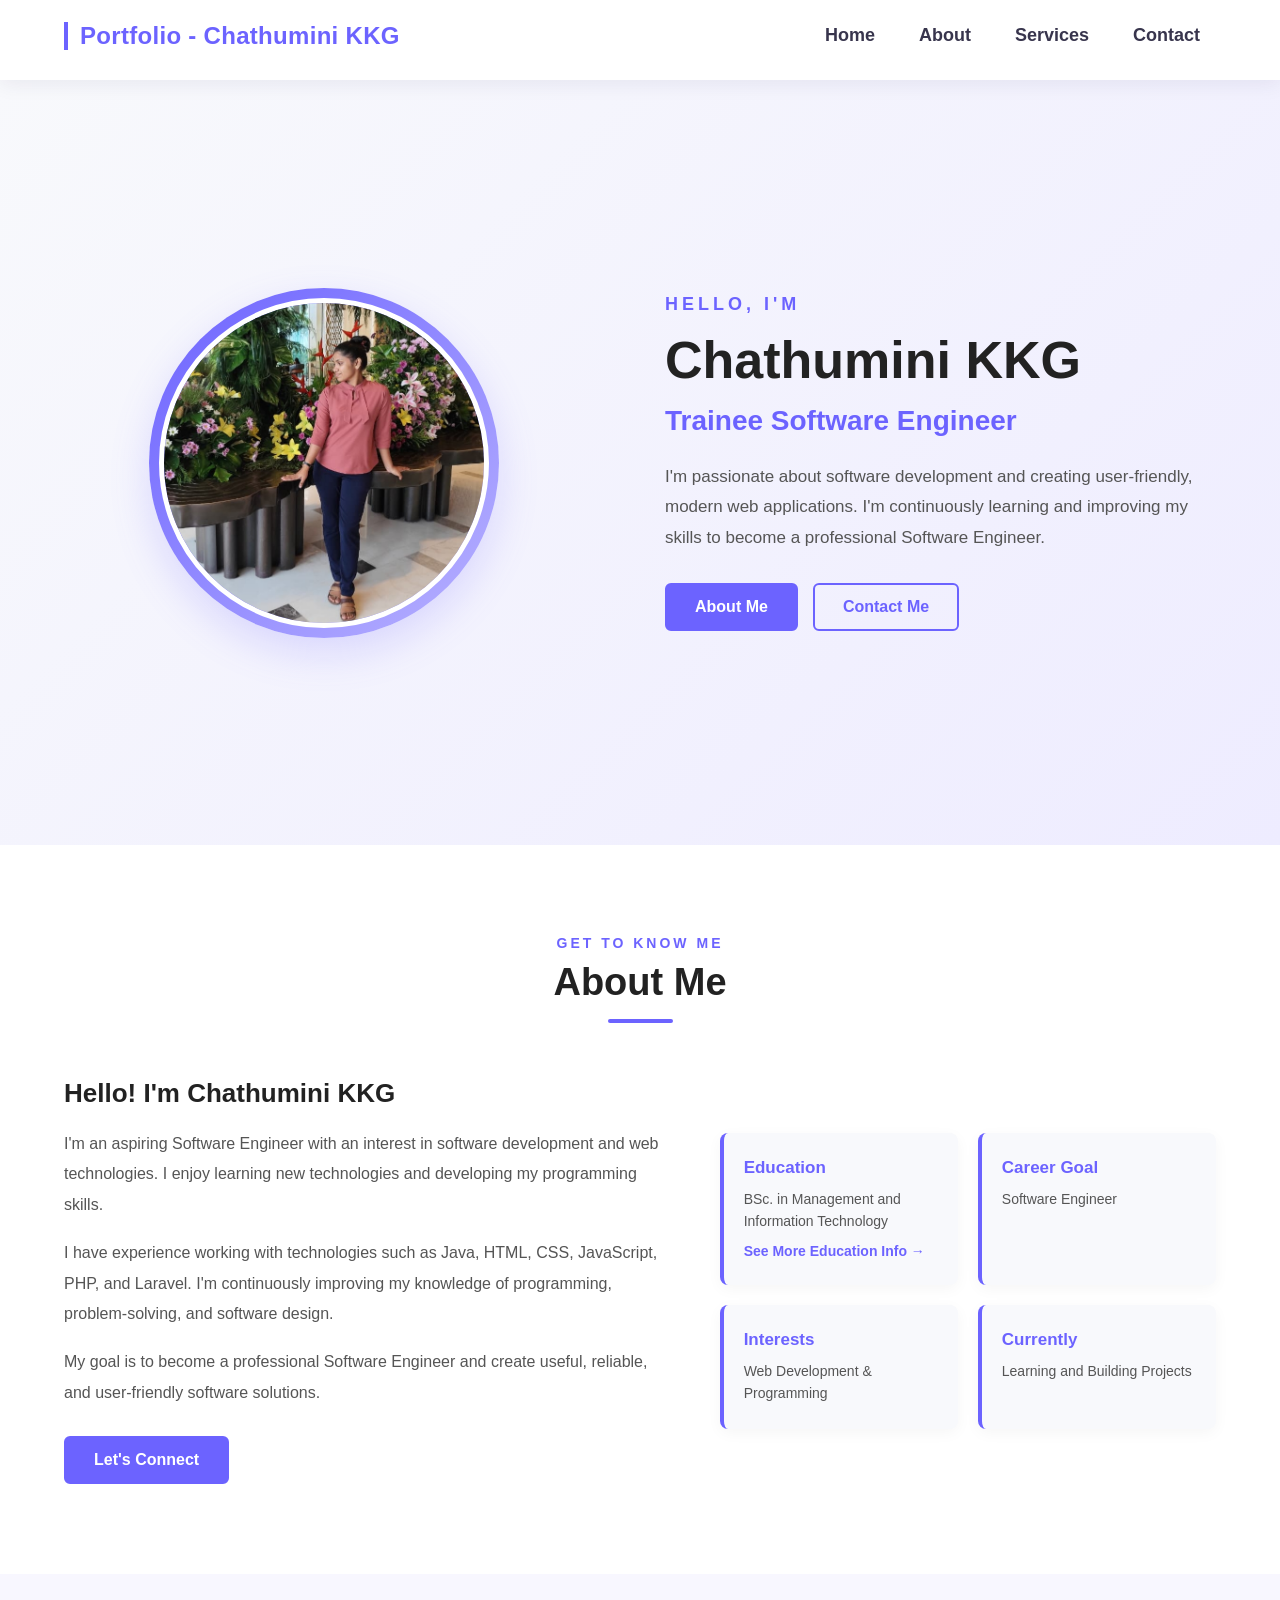
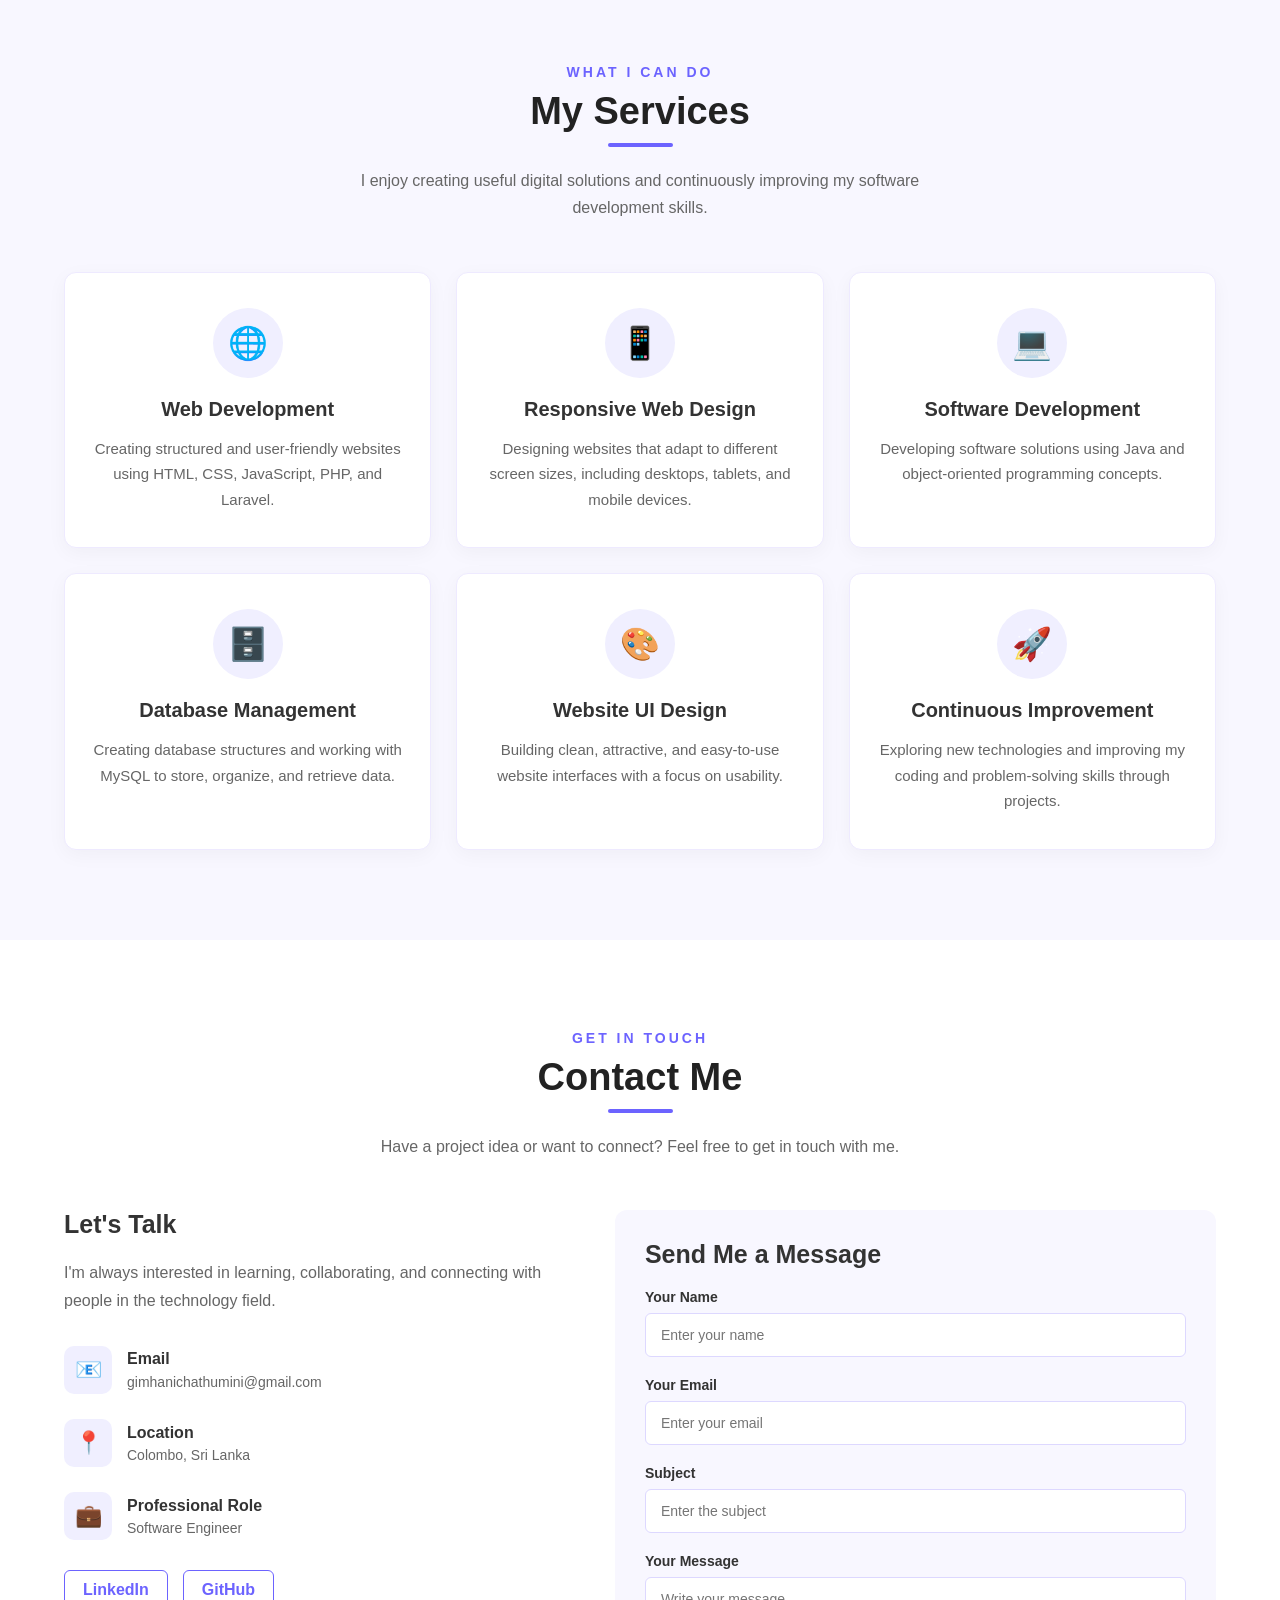
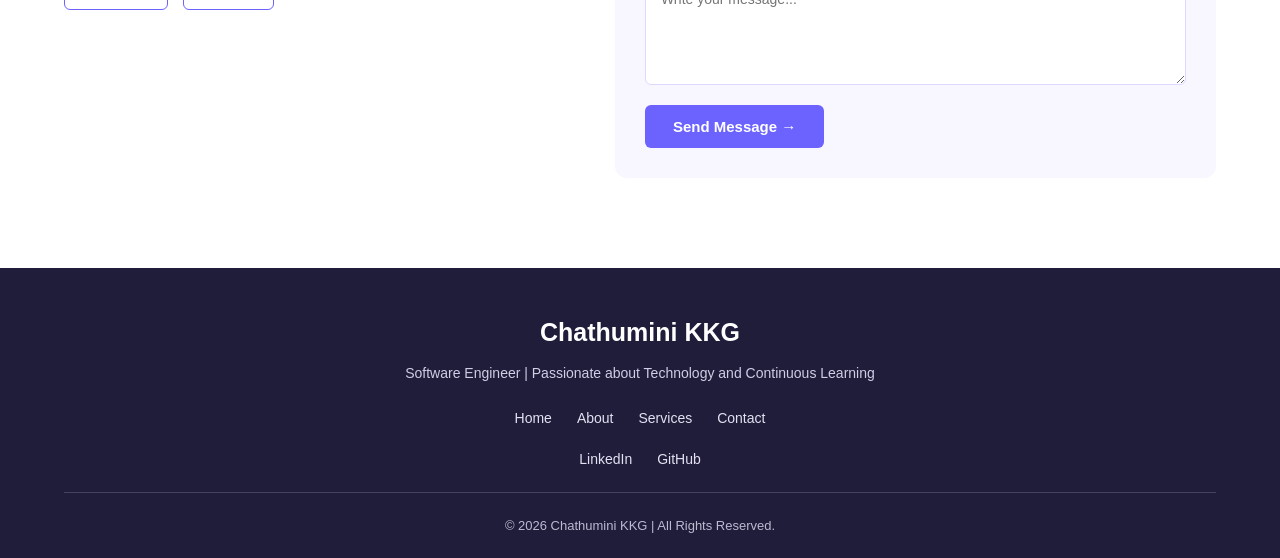
<file: index.html>
<!doctype html>
<html lang="en">
  <head>
    <meta charset="UTF-8" />
    <meta name="viewport" content="width=device-width, initial-scale=1.0" />

    <title>Chathumini KKG</title>

    <!-- Custom CSS -->
    <link rel="stylesheet" href="CSS/style.css" />
  </head>
  <body>
    <!-- Navigation Bar -->
    <nav class="navbar">
      <div class="container">
        <!-- Brand Name -->
        <a class="navbar-nameIcon" href="#"> Portfolio - Chathumini KKG </a>

        <!-- Hamburger Button -->
        <button
          class="navbar-toggler"
          type="button"
          id="navbarToggler"
          aria-label="Toggle navigation"
          aria-controls="navbarNav"
          aria-expanded="false"
        >
          <span class="navbar-toggler-icon"></span>
        </button>

        <!-- Navigation Links -->
        <div class="navbar-collapse" id="navbarNav">
          <ul class="navbar-nav">
            <li class="nav-item">
              <a class="nav-link" href="#home">Home</a>
            </li>

            <li class="nav-item">
              <a class="nav-link" href="#about">About</a>
            </li>

            <li class="nav-item">
              <a class="nav-link" href="#services">Services</a>
            </li>

            <li class="nav-item">
              <a class="nav-link" href="#contact">Contact</a>
            </li>
          </ul>
        </div>
      </div>
    </nav>

    <section class="hero" id="home">
      <div class="hero-container">
        <!-- Hero Image - Left Side -->
        <div class="hero-image">
          <div class="image-circle">
            <img src="images/profile.jpeg" alt="Chathumini KKG" />
          </div>
        </div>

        <!-- Hero Content - Right Side -->
        <div class="hero-content">
          <p class="hero-greeting">HELLO, I'M</p>

          <h1>Chathumini KKG</h1>

          <h2>Trainee Software Engineer</h2>

          <p class="hero-description">
            I'm passionate about software development and creating
            user-friendly, modern web applications. I'm continuously learning
            and improving my skills to become a professional Software Engineer.
          </p>

          <div class="hero-buttons">
            <a href="#about" class="btn btn-primary">About Me</a>
            <a href="#contact" class="btn btn-outline">Contact Me</a>
          </div>
        </div>
      </div>
    </section>

    <!-- About Section -->
    <section class="about" id="about">
      <div class="about-container">
        <!-- Section Heading -->
        <div class="about-heading">
          <p class="section-subtitle">GET TO KNOW ME</p>
          <h2>About Me</h2>
          <div class="heading-line"></div>
        </div>

        <!-- About Content -->
        <div class="about-content">
          <!-- About Text -->
          <div class="about-text">
            <h3>Hello! I'm Chathumini KKG</h3>

            <p>
              I'm an aspiring Software Engineer with an interest in software
              development and web technologies. I enjoy learning new
              technologies and developing my programming skills.
            </p>

            <p>
              I have experience working with technologies such as Java, HTML,
              CSS, JavaScript, PHP, and Laravel. I'm continuously improving my
              knowledge of programming, problem-solving, and software design.
            </p>

            <p>
              My goal is to become a professional Software Engineer and create
              useful, reliable, and user-friendly software solutions.
            </p>

            <a href="#contact" class="btn btn-primary"> Let's Connect </a>
          </div>

          <!-- Personal Information -->
          <div class="about-info">
            <div class="info-card">
              <h4>Education</h4>
              <p>BSc. in Management and Information Technology</p>
              <a href="education.html" class="info-link">
                See More Education Info →
              </a>
            </div>

            <div class="info-card">
              <h4>Career Goal</h4>
              <p>Software Engineer</p>
            </div>

            <div class="info-card">
              <h4>Interests</h4>
              <p>Web Development & Programming</p>
            </div>

            <div class="info-card">
              <h4>Currently</h4>
              <p>Learning and Building Projects</p>
            </div>
          </div>
        </div>
      </div>
    </section>

    <!-- Services Section -->
    <section class="services" id="services">
      <div class="services-container">
        <div class="services-heading">
          <p class="section-subtitle">WHAT I CAN DO</p>
          <h2>My Services</h2>
          <div class="heading-line"></div>
          <p class="services-intro">
            I enjoy creating useful digital solutions and continuously improving
            my software development skills.
          </p>
        </div>

        <div class="services-grid">
          <!-- Web Development -->
          <div class="service-card">
            <div class="service-icon">🌐</div>
            <h3>Web Development</h3>
            <p>
              Creating structured and user-friendly websites using HTML, CSS,
              JavaScript, PHP, and Laravel.
            </p>
          </div>

          <!-- Responsive Design -->
          <div class="service-card">
            <div class="service-icon">📱</div>
            <h3>Responsive Web Design</h3>
            <p>
              Designing websites that adapt to different screen sizes, including
              desktops, tablets, and mobile devices.
            </p>
          </div>

          <!-- Software Development -->
          <div class="service-card">
            <div class="service-icon">💻</div>
            <h3>Software Development</h3>
            <p>
              Developing software solutions using Java and object-oriented
              programming concepts.
            </p>
          </div>

          <!-- Database Management -->
          <div class="service-card">
            <div class="service-icon">🗄️</div>
            <h3>Database Management</h3>
            <p>
              Creating database structures and working with MySQL to store,
              organize, and retrieve data.
            </p>
          </div>

          <!-- UI Design -->
          <div class="service-card">
            <div class="service-icon">🎨</div>
            <h3>Website UI Design</h3>
            <p>
              Building clean, attractive, and easy-to-use website interfaces
              with a focus on usability.
            </p>
          </div>

          <!-- Continuous Learning -->
          <div class="service-card">
            <div class="service-icon">🚀</div>
            <h3>Continuous Improvement</h3>
            <p>
              Exploring new technologies and improving my coding and
              problem-solving skills through projects.
            </p>
          </div>
        </div>
      </div>
    </section>

    <!-- Contact Section -->
    <section class="contact" id="contact">
      <div class="contact-container">
        <div class="contact-heading">
          <p class="section-subtitle">GET IN TOUCH</p>
          <h2>Contact Me</h2>
          <div class="heading-line"></div>
          <p class="contact-intro">
            Have a project idea or want to connect? Feel free to get in touch
            with me.
          </p>
        </div>

        <div class="contact-content">
          <!-- Contact Information -->
          <div class="contact-info">
            <h3>Let's Talk</h3>

            <p>
              I'm always interested in learning, collaborating, and connecting
              with people in the technology field.
            </p>

            <div class="contact-item">
              <div class="contact-icon">📧</div>
              <div>
                <h4>Email</h4>
                <a href="mailto:gimhanichathumini@gmail.com">
                  gimhanichathumini@gmail.com
                </a>
              </div>
            </div>

            <div class="contact-item">
              <div class="contact-icon">📍</div>
              <div>
                <h4>Location</h4>
                <p>Colombo, Sri Lanka</p>
              </div>
            </div>

            <div class="contact-item">
              <div class="contact-icon">💼</div>
              <div>
                <h4>Professional Role</h4>
                <p>Software Engineer</p>
              </div>
            </div>

            <div class="social-links">
              <a
                href="https://www.linkedin.com/in/gimhani-chathumini-702759351?utm_source=share_via&utm_content=profile&utm_medium=member_android"
                target="_blank"
                rel="noopener noreferrer"
                >LinkedIn</a
              >

              <a
                href="https://github.com/ChathuminiKKG"
                target="_blank"
                rel="noopener noreferrer"
                >GitHub</a
              >
            </div>
          </div>

          <!-- Contact Form -->
          <div class="contact-form-container">
            <h3>Send Me a Message</h3>

            <form class="contact-form" action="#" method="post">
              <div class="form-group">
                <label for="name">Your Name</label>
                <input
                  type="text"
                  id="name"
                  name="name"
                  placeholder="Enter your name"
                  required
                />
              </div>

              <div class="form-group">
                <label for="email">Your Email</label>
                <input
                  type="email"
                  id="email"
                  name="email"
                  placeholder="Enter your email"
                  required
                />
              </div>

              <div class="form-group">
                <label for="subject">Subject</label>
                <input
                  type="text"
                  id="subject"
                  name="subject"
                  placeholder="Enter the subject"
                  required
                />
              </div>

              <div class="form-group">
                <label for="message">Your Message</label>
                <textarea
                  id="message"
                  name="message"
                  rows="5"
                  placeholder="Write your message..."
                  required
                ></textarea>
              </div>

              <button type="submit" class="btn btn-primary">
                Send Message →
              </button>
            </form>
          </div>
        </div>
      </div>
    </section>

    <!-- Footer Section -->
    <footer class="footer">
      <div class="footer-container">
        <a href="#home" class="footer-logo"> Chathumini KKG </a>

        <p class="footer-description">
          Software Engineer | Passionate about Technology and Continuous
          Learning
        </p>

        <div class="footer-links">
          <a href="#home">Home</a>
          <a href="#about">About</a>
          <a href="#services">Services</a>
          <a href="#contact">Contact</a>
        </div>

        <div class="footer-socials">
          <a
            href="https://www.linkedin.com/in/gimhani-chathumini-702759351?utm_source=share_via&utm_content=profile&utm_medium=member_android"
            target="_blank"
            rel="noopener noreferrer"
            >LinkedIn</a
          >

          <a
            href="https://github.com/ChathuminiKKG"
            target="_blank"
            rel="noopener noreferrer"
            >GitHub</a
          >
        </div>

        <div class="footer-divider"></div>

        <p class="copyright">
          &copy; 2026 Chathumini KKG | All Rights Reserved.
        </p>
      </div>
    </footer>

    <!-- JavaScript for Toggle Button -->
    <script>
      const toggler = document.getElementById("navbarToggler");
      const navbar = document.getElementById("navbarNav");
      const navLinks = document.querySelectorAll(".nav-link");

      toggler.addEventListener("click", function () {
        const isOpen = navbar.classList.toggle("show");

        toggler.setAttribute("aria-expanded", isOpen);
      });

      navLinks.forEach(function (link) {
        link.addEventListener("click", function () {
          navbar.classList.remove("show");
          toggler.setAttribute("aria-expanded", "false");
        });
      });
    </script>
  </body>
</html>
</file>
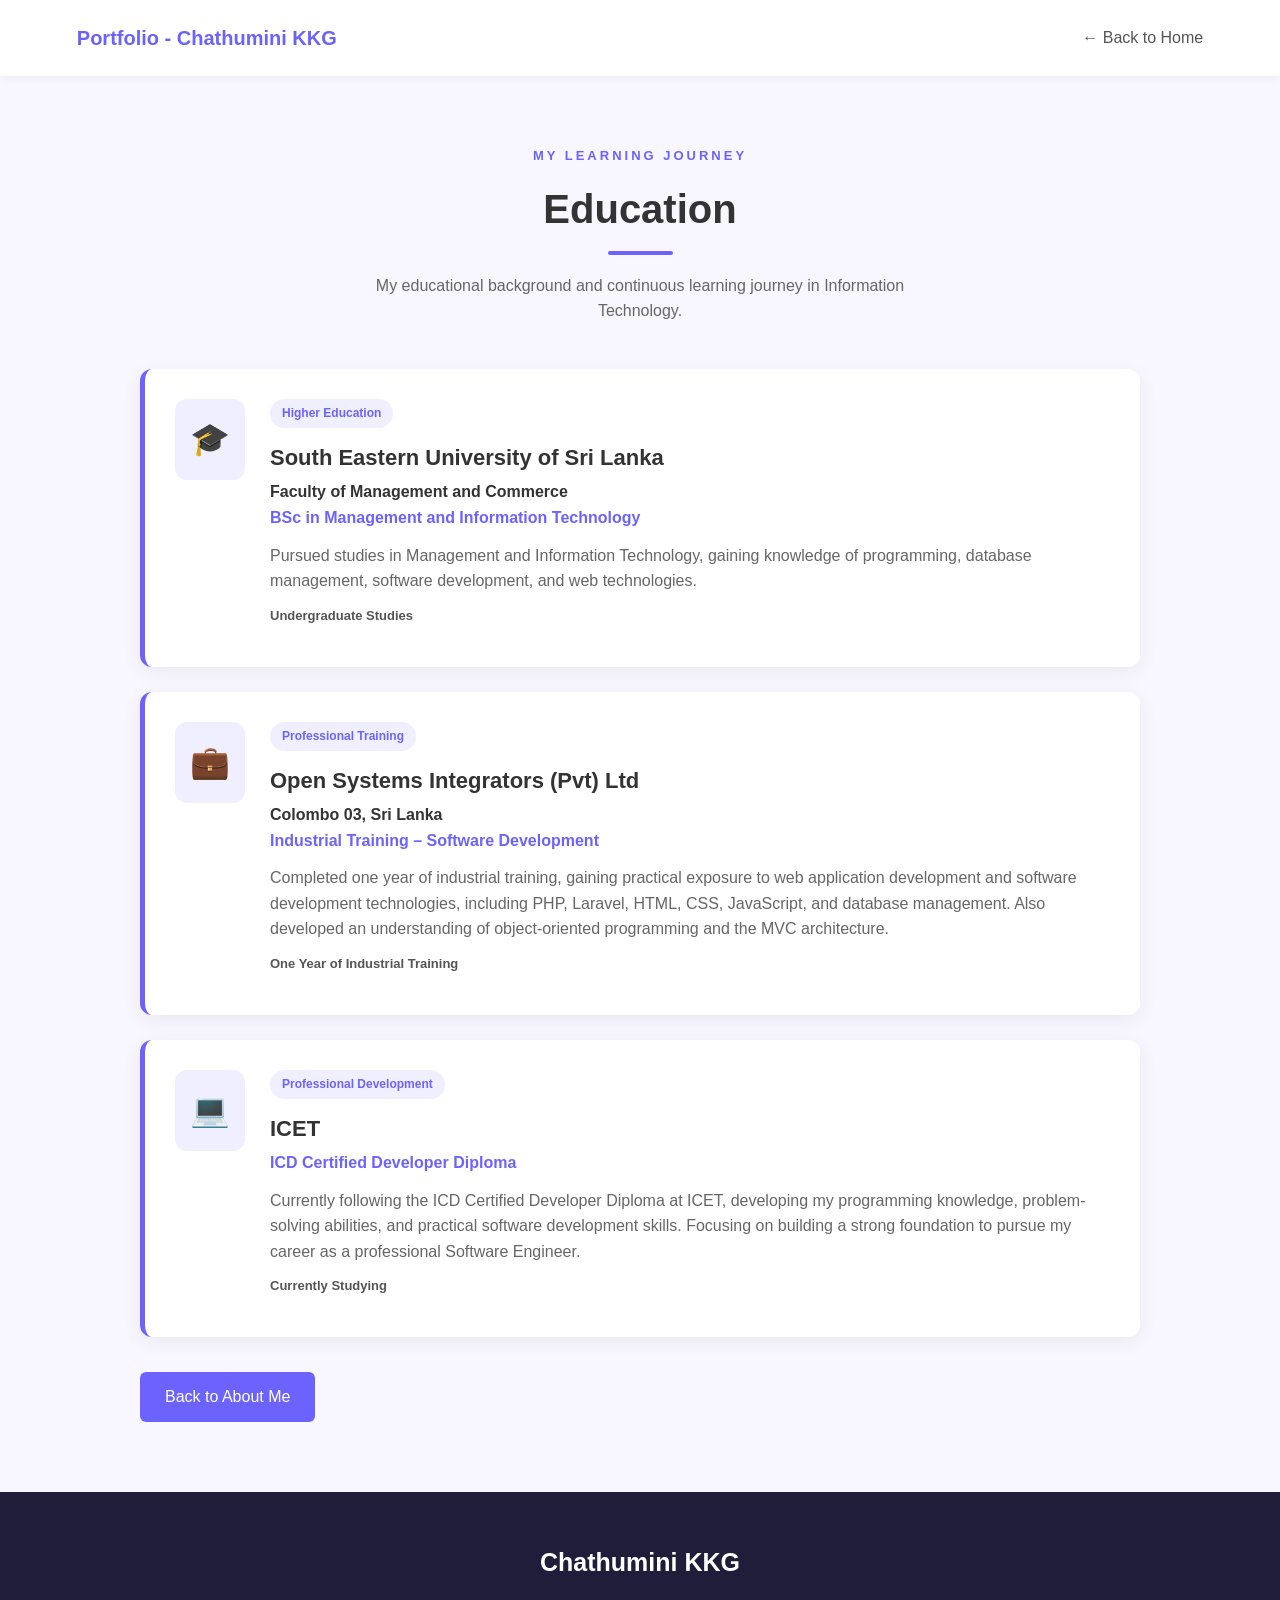
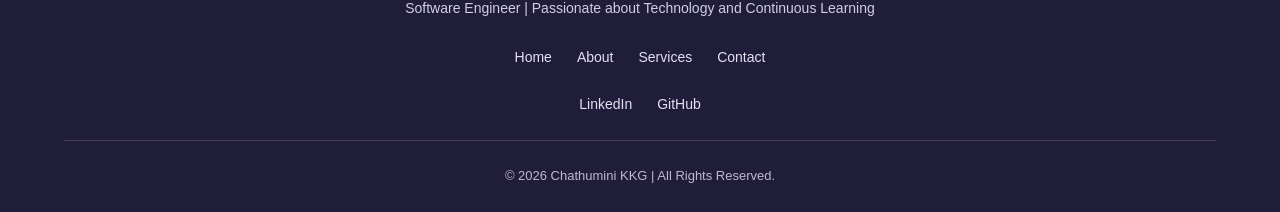
<file: education.html>
<!doctype html>
<html lang="en">
  <head>
    <meta charset="UTF-8" />
    <meta name="viewport" content="width=device-width, initial-scale=1.0" />

    <title>Education | Chathumini KKG</title>

    <link rel="stylesheet" href="CSS/education.css" />
  </head>
  <body>
    <header class="header">
      <a href="index.html" class="logo">Portfolio - Chathumini KKG</a>
      <a href="index.html" class="back-link">← Back to Home</a>
    </header>

    <section class="education">
      <div class="education-container">
        <div class="section-heading">
          <p class="subtitle">MY LEARNING JOURNEY</p>
          <h1>Education</h1>
          <div class="heading-line"></div>
          <p class="intro">
            My educational background and continuous learning journey in
            Information Technology.
          </p>
        </div>

        <div class="education-list">
          <div class="education-card">
            <div class="education-icon">🎓</div>

            <div class="education-details">
              <span class="tag">Higher Education</span>

              <h2>South Eastern University of Sri Lanka</h2>

              <h4>Faculty of Management and Commerce</h3>

              <h3>BSc in Management and Information Technology</h3>

              <p>
                Pursued studies in Management and Information Technology,
                gaining knowledge of programming, database management, software
                development, and web technologies.
              </p>

              <p class="status">Undergraduate Studies</p>
            </div>
          </div>

          <div class="education-card">
            <div class="education-icon">💼</div>
            
<div class="education-details">
    <span class="tag">Professional Training</span>

    <h2>Open Systems Integrators (Pvt) Ltd</h2>

    <h4>Colombo 03, Sri Lanka</h4>

    <h3>Industrial Training – Software Development</h3>

    <p>
        Completed one year of industrial training, gaining practical
        exposure to web application development and software
        development technologies, including PHP, Laravel, HTML,
        CSS, JavaScript, and database management. Also developed
        an understanding of object-oriented programming and the
        MVC architecture.
    </p>

    <p class="status">One Year of Industrial Training</p>
</div>

          </div>

          <div class="education-card">
            <div class="education-icon">💻</div>
            
<div class="education-details">
    <span class="tag">Professional Development</span>

    <h2>ICET</h2>

    <h3>ICD Certified Developer Diploma</h3>

    <p>
        Currently following the ICD Certified Developer Diploma
        at ICET, developing my programming knowledge, problem-solving
        abilities, and practical software development skills.
        Focusing on building a strong foundation to pursue my
        career as a professional Software Engineer.
    </p>

    <p class="status">Currently Studying</p>
</div>

          </div>
        </div>

        <a href="index.html#about" class="back-button"> Back to About Me </a>
      </div>
    </section>

    <!-- Footer Section -->
<footer class="footer">
    <div class="footer-container">

        <a href="#home" class="footer-logo">
            Chathumini KKG
        </a>

        <p class="footer-description">
            Software Engineer | Passionate about Technology
            and Continuous Learning
        </p>

        <div class="footer-links">
            <a href="#home">Home</a>
            <a href="#about">About</a>
            <a href="#services">Services</a>
            <a href="#contact">Contact</a>
        </div>

        <div class="footer-socials">
            <a href="https://www.linkedin.com/in/gimhani-chathumini-702759351?utm_source=share_via&utm_content=profile&utm_medium=member_android"
               target="_blank" rel="noopener noreferrer">LinkedIn</a>

            <a href="https://github.com/ChathuminiKKG"
               target="_blank" rel="noopener noreferrer">GitHub</a>
        </div>

        <div class="footer-divider"></div>

        <p class="copyright">
            &copy; 2026 Chathumini KKG | All Rights Reserved.
        </p>

    </div>
</footer>
  </body>
</html>
</file>
<file: CSS/style.css>
/* General Styles */
* {
    margin: 0;
    padding: 0;
    box-sizing: border-box;
}

body {
    font-family: Arial, sans-serif;
    background-color: #f8f9fc;
}


/* Smooth Scrolling */
html {
    scroll-behavior: smooth;
    scroll-padding-top: 95px;
}

/* Fixed Navigation Bar */
.navbar {
    position: fixed;
    top: 0;
    left: 0;
    width: 100%;
    min-height: 80px;
    padding: 15px 0;
    background: rgba(255, 255, 255, 0.97);
    backdrop-filter: blur(12px);
    -webkit-backdrop-filter: blur(12px);
    box-shadow: 0 3px 20px rgba(35, 28, 80, 0.08);
    z-index: 1000;
}

/* Prevent content from hiding behind navbar */
body {
    padding-top: 80px;
}

/* Navbar Container */
.navbar .container {
    width: 90%;
    max-width: 12000px;
    margin: 0 auto;
    padding: 0;

    display: flex;
    justify-content: space-between;
    align-items: center;
    gap: 25px;
}

/* Brand */
.navbar-nameIcon {
    font-size: 24px;
    font-weight: 700;
    letter-spacing: 0.3px;
    color: #6c63ff;
    text-decoration: none;
    padding-left: 12px;
    border-left: 4px solid #6c63ff;
    white-space: nowrap;
    transition: color 0.3s ease;
}

.navbar-nameIcon:hover {
    color: #554be8;
}

/* Navigation Menu */
.navbar-collapse {
    display: flex;
    align-items: center;
}

.navbar-nav {
    display: flex;
    align-items: center;
    gap: 12px;
    list-style: none;
    margin: 0;
    padding: 0;
}

.nav-item {
    list-style: none;
}

/* Navigation Links */
.nav-link {
    display: inline-block;
    padding: 10px 16px;
    border-radius: 8px;
    color: #38354d;
    font-size: 18px;
    font-weight: 600;
    text-decoration: none;
    transition:
        color 0.3s ease,
        background-color 0.3s ease;
}

.nav-link:hover,
.nav-link:focus-visible {
    color: #6c63ff;
    background-color: #f0efff;
}

/* Hamburger Button */
.navbar-toggler {
    display: none;
    width: 44px;
    height: 44px;
    padding: 10px;
    border: 1px solid #e5e1ff;
    border-radius: 10px;
    background-color: #f8f7ff;
    cursor: pointer;
}

/* Hamburger Icon */
.navbar-toggler-icon {
    display: block;
    position: relative;
    width: 22px;
    height: 2px;
    margin: 0 auto;
    background-color: #6c63ff;
    border-radius: 3px;
}

.navbar-toggler-icon::before,
.navbar-toggler-icon::after {
    content: "";
    position: absolute;
    left: 0;
    width: 22px;
    height: 2px;
    background-color: #6c63ff;
    border-radius: 3px;
}

.navbar-toggler-icon::before {
    top: -7px;
}

.navbar-toggler-icon::after {
    top: 7px;
}

/* Tablet and Mobile */
@media (max-width: 768px) {
    .navbar {
        min-height: 70px;
        padding: 13px 0;
    }

    body {
        padding-top: 70px;
    }

    .navbar .container {
        width: 92%;
        flex-wrap: wrap;
        gap: 12px;
    }

    .navbar-nameIcon {
        font-size: 19px;
    }

    .navbar-toggler {
        display: flex;
        align-items: center;
        justify-content: center;
        margin-left: auto;
    }

    /* Hide menu until hamburger is clicked */
    .navbar-collapse {
        display: none;
        width: 100%;
        flex-basis: 100%;
        padding-top: 10px;
    }

    .navbar-collapse.show {
        display: flex;
    }

    .navbar-nav {
        width: 100%;
        flex-direction: column;
        align-items: stretch;
        gap: 5px;
    }

    .nav-link {
        display: block;
        width: 100%;
        padding: 12px 15px;
        font-size: 16px;
    }
}

@media (max-width: 380px) {
    .navbar-nameIcon {
        font-size: 16px;
    }
}


/* Hero Section */
.hero {
    min-height: 85vh;
    display: flex;
    align-items: center;
    padding: 40px 0;
    background: linear-gradient(135deg, #f8f9fc, #eeecff);
}

/* Hero Container */
.hero-container {
    width: 95%;
    max-width: 12000px;
    margin: 0 auto;

    display: flex;
    justify-content: space-between;
    align-items: center;
    gap: 50px;
}

/* Hero Content */
.hero-content {
    flex: 1;
}

.hero-greeting {
    color: #6c63ff;
    font-size: 18px;
    font-weight: bold;
    letter-spacing: 4px;
    margin-bottom: 15px;
}

.hero-content h1 {
    font-size: 52px;
    color: #222222;
    margin-bottom: 15px;
}

.hero-content h2 {
    font-size: 28px;
    color: #6c63ff;
    margin-bottom: 25px;
    font-weight: 600;
}

.hero-description {
    font-size: 17px;
    line-height: 1.8;
    color: #555555;
    max-width: 550px;
    margin-bottom: 30px;
}

/* Hero Buttons */
.hero-buttons {
    display: flex;
    gap: 15px;
    flex-wrap: wrap;
}

.btn {
    display: inline-block;
    padding: 13px 28px;
    border-radius: 6px;
    text-decoration: none;
    font-size: 16px;
    font-weight: bold;
    transition: 0.3s ease;
}

.btn-primary {
    background-color: #6c63ff;
    color: #ffffff;
    border: 2px solid #6c63ff;
}

.btn-primary:hover {
    background-color: #554be8;
    border-color: #554be8;
}

.btn-outline {
    color: #6c63ff;
    border: 2px solid #6c63ff;
}

.btn-outline:hover {
    background-color: #6c63ff;
    color: #ffffff;
}

/* Hero Image */
.hero-image {
    flex: 1;
    display: flex;
    justify-content: center;
    align-items: center;
}

.image-circle {
    width: 350px;
    height: 350px;
    border-radius: 50%;
    padding: 10px;
    background: linear-gradient(135deg, #6c63ff, #b8b2ff);
    box-shadow: 0 15px 40px rgba(108, 99, 255, 0.2);
}

.image-circle img {
    width: 100%;
    height: 100%;
    border-radius: 50%;
    object-fit: cover;
    display: block;
    border: 5px solid #ffffff;
}

/* Responsive Design */
@media (max-width: 768px) {

    .hero {
        padding: 50px 0;
    }

    .hero-container {
        flex-direction: column-reverse;
        text-align: center;
        gap: 35px;
    }

    .hero-content h1 {
        font-size: 36px;
    }

    .hero-content h2 {
        font-size: 23px;
    }

    .hero-description {
        font-size: 16px;
        margin-left: auto;
        margin-right: auto;
    }

    .hero-buttons {
        justify-content: center;
    }

    .image-circle {
        width: 240px;
        height: 240px;
    }
}

@media (max-width: 768px) {
    .hero-container {
        flex-direction: column;
        text-align: center;
        gap: 35px;
    }
}


/* About Section */
.about {
    padding: 90px 0;
    background-color: #ffffff;
}

/* About Container */
.about-container {
    width: 90%;
    max-width: 1200px;
    margin: 0 auto;
}

/* Section Heading */
.about-heading {
    text-align: center;
    margin-bottom: 55px;
}

.section-subtitle {
    color: #6c63ff;
    font-size: 14px;
    font-weight: bold;
    letter-spacing: 3px;
    margin-bottom: 10px;
}

.about-heading h2 {
    color: #222222;
    font-size: 38px;
    margin-bottom: 15px;
}

.heading-line {
    width: 65px;
    height: 4px;
    background-color: #6c63ff;
    border-radius: 5px;
    margin: 0 auto;
}

/* About Content */
.about-content {
    display: grid;
    grid-template-columns: 1.2fr 1fr;
    gap: 60px;
    align-items: center;
}

/* About Text */
.about-text h3 {
    font-size: 26px;
    color: #222222;
    margin-bottom: 20px;
}

.about-text p {
    font-size: 16px;
    line-height: 1.9;
    color: #555555;
    margin-bottom: 18px;
}

.about-text .btn {
    margin-top: 10px;
}

/* Personal Information Cards */
.about-info {
    display: grid;
    grid-template-columns: repeat(2, minmax(0, 1fr));
    gap: 20px;
}

.info-card {
    padding: 25px 20px;
    background-color: #f8f9fc;
    border-left: 4px solid #6c63ff;
    border-radius: 8px;
    box-shadow: 0 4px 15px rgba(0, 0, 0, 0.04);
    transition: transform 0.3s ease,
                box-shadow 0.3s ease;
}

.info-card:hover {
    transform: translateY(-5px);
    box-shadow: 0 8px 20px rgba(108, 99, 255, 0.12);
}

.info-card h4 {
    font-size: 17px;
    color: #6c63ff;
    margin-bottom: 10px;
}

.info-card p {
    font-size: 14px;
    line-height: 1.6;
    color: #555555;
}

.info-link {
    display: inline-block;
    margin-top: 10px;
    color: #6c63ff;
    font-size: 14px;
    text-decoration: none;
    font-weight: 600;
}

.info-link:hover {
    color: #554be8;
    text-decoration: underline;
}

/* Responsive Design */
@media (max-width: 768px) {

    .about {
        padding: 60px 0;
    }

    .about-heading {
        margin-bottom: 35px;
    }

    .about-heading h2 {
        font-size: 32px;
    }

    .about-content {
        grid-template-columns: 1fr;
        gap: 35px;
    }

    .about-text h3 {
        font-size: 23px;
    }

    .about-info {
        gap: 15px;
    }

    .info-card {
        padding: 20px 15px;
    }
}

@media (max-width: 400px) {

    .about-info {
        grid-template-columns: 1fr;
    }
}


/* Services Section */
.services {
    padding: 90px 0;
    background-color: #f8f7ff;
}

.services-container {
    width: 90%;
    max-width: 1200px;
    margin: 0 auto;
}

/* Section Heading */
.services-heading {
    text-align: center;
    margin-bottom: 50px;
}

.services-heading h2 {
    font-size: 38px;
    color: #222;
    margin: 10px 0;
}

.services-intro {
    max-width: 650px;
    margin: 20px auto 0;
    color: #666;
    line-height: 1.7;
}

/* Services Grid */
.services-grid {
    display: grid;
    grid-template-columns: repeat(3, 1fr);
    gap: 25px;
}

/* Service Card */
.service-card {
    background-color: #fff;
    padding: 35px 25px;
    border-radius: 12px;
    text-align: center;
    border: 1px solid #eeeaff;
    box-shadow: 0 5px 20px rgba(0, 0, 0, 0.04);
    transition: transform 0.3s ease, box-shadow 0.3s ease;
}

.service-card:hover {
    transform: translateY(-8px);
    box-shadow: 0 12px 28px rgba(108, 99, 255, 0.13);
}

/* Service Icon */
.service-icon {
    width: 70px;
    height: 70px;
    margin: 0 auto 20px;
    display: flex;
    align-items: center;
    justify-content: center;
    background-color: #f0efff;
    border-radius: 50%;
    font-size: 32px;
}

/* Card Text */
.service-card h3 {
    font-size: 20px;
    color: #333;
    margin-bottom: 15px;
}

.service-card p {
    font-size: 15px;
    color: #666;
    line-height: 1.7;
}

/* Tablet */
@media (max-width: 900px) {
    .services-grid {
        grid-template-columns: repeat(2, 1fr);
    }
}

/* Mobile */
@media (max-width: 600px) {
    .services {
        padding: 60px 0;
    }

    .services-heading h2 {
        font-size: 32px;
    }

    .services-grid {
        grid-template-columns: 1fr;
        gap: 20px;
    }

    .service-card {
        padding: 30px 22px;
    }
}


/* Contact Section */
.contact {
    padding: 90px 0;
    background-color: #ffffff;
}

.contact-container {
    width: 90%;
    max-width: 1200px;
    margin: 0 auto;
}

/* Heading */
.contact-heading {
    text-align: center;
    margin-bottom: 50px;
}

.contact-heading h2 {
    font-size: 38px;
    color: #222;
    margin: 10px 0;
}

.contact-intro {
    max-width: 600px;
    margin: 20px auto 0;
    color: #666;
    line-height: 1.7;
}

/* Contact Layout */
.contact-content {
    display: grid;
    grid-template-columns: 1fr 1.2fr;
    gap: 50px;
    align-items: start;
}

/* Contact Information */
.contact-info h3,
.contact-form-container h3 {
    font-size: 25px;
    margin-bottom: 20px;
    color: #333;
}

.contact-info > p {
    color: #666;
    line-height: 1.8;
    margin-bottom: 30px;
}

.contact-item {
    display: flex;
    align-items: center;
    gap: 15px;
    margin-bottom: 25px;
}

.contact-icon {
    width: 48px;
    height: 48px;
    flex-shrink: 0;
    display: flex;
    align-items: center;
    justify-content: center;
    background-color: #f0efff;
    border-radius: 10px;
    font-size: 22px;
}

.contact-item h4 {
    font-size: 16px;
    margin-bottom: 5px;
    color: #333;
}

.contact-item p,
.contact-item a {
    color: #666;
    font-size: 14px;
    text-decoration: none;
    overflow-wrap: anywhere;
}

.contact-item a:hover {
    color: #6c63ff;
}

/* Social Links */
.social-links {
    display: flex;
    flex-wrap: wrap;
    gap: 15px;
    margin-top: 30px;
}

.social-links a {
    color: #6c63ff;
    text-decoration: none;
    font-weight: 600;
    padding: 10px 18px;
    border: 1px solid #6c63ff;
    border-radius: 6px;
    transition: 0.3s;
}

.social-links a:hover {
    color: #fff;
    background-color: #6c63ff;
}

/* Contact Form */
.contact-form-container {
    padding: 30px;
    background-color: #f8f7ff;
    border-radius: 12px;
}

.contact-form {
    display: flex;
    flex-direction: column;
    gap: 20px;
}

.form-group {
    display: flex;
    flex-direction: column;
    gap: 8px;
}

.form-group label {
    color: #333;
    font-size: 14px;
    font-weight: 600;
}

.form-group input,
.form-group textarea {
    width: 100%;
    padding: 13px 15px;
    border: 1px solid #ddd8ff;
    border-radius: 6px;
    background-color: #fff;
    font-family: inherit;
    font-size: 14px;
    outline: none;
    transition: border-color 0.3s, box-shadow 0.3s;
}

.form-group input:focus,
.form-group textarea:focus {
    border-color: #6c63ff;
    box-shadow: 0 0 0 3px rgba(108, 99, 255, 0.1);
}

.form-group textarea {
    resize: vertical;
}

.contact-form .btn {
    align-self: flex-start;
    border: none;
    cursor: pointer;
    font-family: inherit;
    font-size: 15px;
}

/* Responsive Design */
@media (max-width: 768px) {
    .contact {
        padding: 60px 0;
    }

    .contact-heading h2 {
        font-size: 32px;
    }

    .contact-content {
        grid-template-columns: 1fr;
        gap: 35px;
    }

    .contact-form-container {
        padding: 22px;
    }
}


/* Footer Section */
.footer {
    background-color: #201d3a;
    color: #ffffff;
    padding: 50px 0 25px;
    text-align: center;
}

.footer-container {
    width: 90%;
    max-width: 1200px;
    margin: 0 auto;
}

/* Footer Logo */
.footer-logo {
    display: inline-block;
    color: #ffffff;
    font-size: 25px;
    font-weight: bold;
    text-decoration: none;
    margin-bottom: 15px;
}

.footer-logo:hover {
    color: #a9a3ff;
}

.footer-description {
    max-width: 500px;
    margin: 0 auto 25px;
    color: #d0cde5;
    font-size: 14px;
    line-height: 1.7;
}

/* Footer Navigation */
.footer-links,
.footer-socials {
    display: flex;
    justify-content: center;
    flex-wrap: wrap;
    gap: 25px;
    margin-bottom: 25px;
}

.footer-links a,
.footer-socials a {
    color: #e2e0f2;
    font-size: 14px;
    text-decoration: none;
    transition: color 0.3s;
}

.footer-links a:hover,
.footer-socials a:hover {
    color: #a9a3ff;
}

/* Divider */
.footer-divider {
    height: 1px;
    background-color: #45415f;
    margin: 25px 0;
}

/* Copyright */
.copyright {
    color: #bdb9d2;
    font-size: 13px;
}


/* Mobile Responsive */
@media (max-width: 600px) {
    .footer {
        padding: 40px 0 20px;
    }

    .footer-links,
    .footer-socials {
        gap: 15px;
    }

    .footer-logo {
        font-size: 22px;
    }
}
</file>
<file: CSS/education.css>
* {
    margin: 0;
    padding: 0;
    box-sizing: border-box;
}

body {
    font-family: Arial, sans-serif;
    background-color: #f8f7ff;
    color: #333;
    line-height: 1.6;
}

/* Header */
.header {
    display: flex;
    justify-content: space-between;
    align-items: center;
    padding: 22px 6%;
    background-color: white;
    box-shadow: 0 2px 10px rgba(0, 0, 0, 0.05);
    gap: 20px;
}

.logo {
    color: #6c63ff;
    font-size: 20px;
    font-weight: bold;
    text-decoration: none;
}

.back-link {
    color: #555;
    text-decoration: none;
}

.back-link:hover {
    color: #6c63ff;
}

/* Education Section */
.education {
    padding: 70px 0;
}

.education-container {
    width: 90%;
    max-width: 1000px;
    margin: auto;
}

/* Heading */
.section-heading {
    text-align: center;
    margin-bottom: 45px;
}

.subtitle {
    color: #6c63ff;
    font-size: 13px;
    font-weight: bold;
    letter-spacing: 3px;
}

.section-heading h1 {
    font-size: 40px;
    margin: 10px 0;
}

.heading-line {
    width: 65px;
    height: 4px;
    background-color: #6c63ff;
    margin: 0 auto 18px;
    border-radius: 5px;
}

.intro {
    color: #666;
    max-width: 600px;
    margin: auto;
}

/* Education Cards */
.education-list {
    display: flex;
    flex-direction: column;
    gap: 25px;
}

.education-card {
    display: flex;
    align-items: flex-start;
    gap: 25px;
    padding: 30px;
    background-color: white;
    border-radius: 12px;
    border-left: 5px solid #6c63ff;
    box-shadow: 0 5px 20px rgba(0, 0, 0, 0.06);
    transition: transform 0.3s, box-shadow 0.3s;
}

.education-card:hover {
    transform: translateY(-5px);
    box-shadow: 0 10px 25px rgba(108, 99, 255, 0.12);
}

.education-icon {
    font-size: 32px;
    background-color: #f0efff;
    padding: 15px;
    border-radius: 12px;
}

.education-details {
    flex: 1;
}

.tag {
    display: inline-block;
    color: #6c63ff;
    background-color: #f0efff;
    padding: 5px 12px;
    border-radius: 20px;
    font-size: 12px;
    font-weight: bold;
}

.education-details h2 {
    font-size: 22px;
    margin: 12px 0 4px;
}

.education-details h3 {
    color: #6c63ff;
    font-size: 16px;
    margin-bottom: 12px;
}

.education-details p {
    color: #666;
    margin-bottom: 10px;
}

.education-details .status {
    color: #555;
    font-size: 13px;
    font-weight: bold;
    margin-top: 12px;
}

/* Back Button */
.back-button {
    display: inline-block;
    margin-top: 35px;
    padding: 12px 25px;
    color: white;
    background-color: #6c63ff;
    border-radius: 6px;
    text-decoration: none;
    transition: background-color 0.3s;
}

.back-button:hover {
    background-color: #554be8;
}

/* Footer */
footer {
    text-align: center;
    padding: 20px;
    background-color: white;
    color: #777;
    font-size: 13px;
}

/* Mobile Responsive */
@media (max-width: 600px) {
    .header {
        align-items: flex-start;
        flex-direction: column;
    }

    .education {
        padding: 45px 0;
    }

    .section-heading h1 {
        font-size: 32px;
    }

    .education-card {
        flex-direction: column;
        padding: 22px;
    }

    .education-details h2 {
        font-size: 20px;
    }
}


/* Footer Section */
.footer {
    background-color: #201d3a;
    color: #ffffff;
    padding: 50px 0 25px;
    text-align: center;
}

.footer-container {
    width: 90%;
    max-width: 1200px;
    margin: 0 auto;
}

/* Footer Logo */
.footer-logo {
    display: inline-block;
    color: #ffffff;
    font-size: 25px;
    font-weight: bold;
    text-decoration: none;
    margin-bottom: 15px;
}

.footer-logo:hover {
    color: #a9a3ff;
}

.footer-description {
    max-width: 500px;
    margin: 0 auto 25px;
    color: #d0cde5;
    font-size: 14px;
    line-height: 1.7;
}

/* Footer Navigation */
.footer-links,
.footer-socials {
    display: flex;
    justify-content: center;
    flex-wrap: wrap;
    gap: 25px;
    margin-bottom: 25px;
}

.footer-links a,
.footer-socials a {
    color: #e2e0f2;
    font-size: 14px;
    text-decoration: none;
    transition: color 0.3s;
}

.footer-links a:hover,
.footer-socials a:hover {
    color: #a9a3ff;
}

/* Divider */
.footer-divider {
    height: 1px;
    background-color: #45415f;
    margin: 25px 0;
}

/* Copyright */
.copyright {
    color: #bdb9d2;
    font-size: 13px;
}

/* Mobile Responsive */
@media (max-width: 600px) {
    .footer {
        padding: 40px 0 20px;
    }

    .footer-links,
    .footer-socials {
        gap: 15px;
    }

    .footer-logo {
        font-size: 22px;
    }
}
</file>
